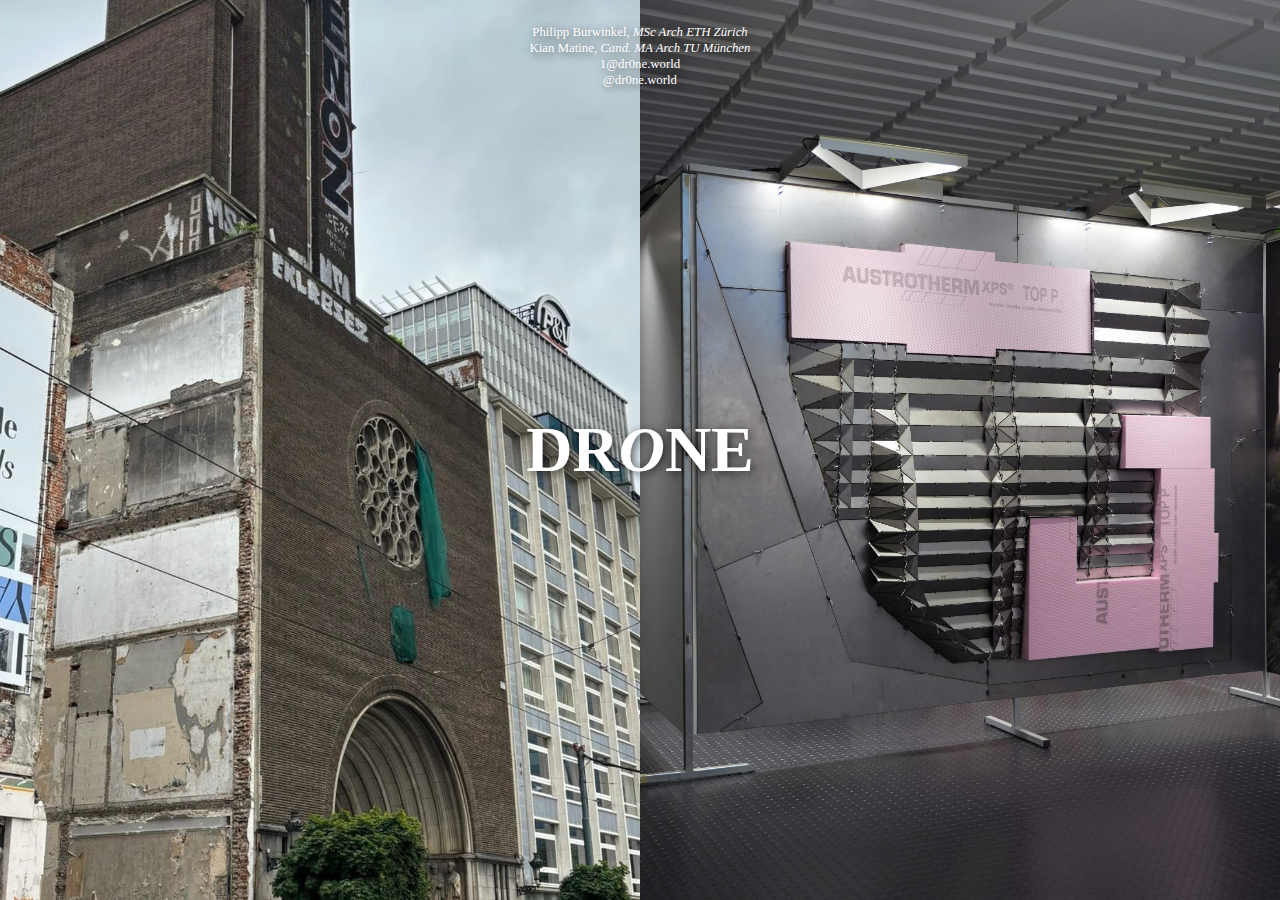
<file: index.html>
<!DOCTYPE html>
<html lang="en">
<head>
    <meta charset="UTF-8">
    <meta name="viewport" content="width=device-width, initial-scale=1.0">
    <title>dr0ne.world</title>
    <style>
        * { margin: 0; padding: 0; box-sizing: border-box; }
        html, body { width: 100vw; height: 100vh; overflow: hidden; }
        .container { display: flex; width: 100%; height: 100%; position: relative; }
        .split { flex: 1; background-size: cover; background-position: center; }
        .center-text {
            position: absolute;
            top: 50%;
            left: 50%;
            transform: translate(-50%, -50%);
            font-size: 4rem;
            font-weight: bold;
            color: white;
            text-shadow: 2px 2px 10px rgba(0, 0, 0, 0.7);
            cursor: cell;
            z-index: 10;
        }
        .small-text-link {
            position: absolute;
            left: 50%;
            transform: translate(-50%, -50%);
            font-size: .8rem;
            font-weight:normal;
            color: white;
            text-shadow: 2px 2px 10px rgba(0, 0, 0, 0.7);
            cursor: cell;
            z-index: 10;
            text-decoration: none;
            white-space: nowrap
        }
        .small-text {
            position: absolute;
            left: 50%;
            transform: translate(-50%, -50%);
            font-size: .8rem;
            font-weight:normal;
            color: white;
            text-shadow: 2px 2px 10px rgba(0, 0, 0, 0.7);
            z-index: 10;
            text-decoration: none;
            white-space: nowrap
        }
    </style>
</head>
<body>
    <div class="container">
        <div class="split" id="image1"></div>
        <div class="split" id="image2"></div>
        <div class="center-text" onclick="setImages()">DR<em>O</em>NE</div>
        <p class="small-text" style="top: 2rem">Philipp Burwinkel, <em>MSc Arch ETH Zürich</em></p>
            <p class="small-text" style="top: 3rem">Kian Matine, <em>Cand. MA Arch TU München</em></p>
        <a class="small-text-link" href="mailto:1@dr0ne.world" style="top: 4rem">1@dr0ne.world</a>
        <a class="small-text-link" href="https://www.instagram.com/dr0ne.world" style="top: 5rem" target="_blank">@dr0ne.world</a>
    </div>
    

    <script>
        const imageFolder = "images/";
        const imageCount = 131;

        function getRandomImage() {
            const randomIndex = Math.floor(Math.random() * imageCount) + 1;
            return `${imageFolder}image${randomIndex}.jpg`;
        }

        function setImages() {
            const img1 = getRandomImage();
            let img2;
            do { img2 = getRandomImage(); } while (img2 === img1);

            console.log("Selected images:", img1, img2);

            const container = document.querySelector('.container');
            if (!container) {
                console.error("Container not found!");
                return;
            }

            const isVertical = window.innerWidth > window.innerHeight;
            container.style.flexDirection = isVertical ? 'row' : 'column';
            
            document.getElementById('image1').style.backgroundImage = `url('${img1}')`;
            document.getElementById('image2').style.backgroundImage = `url('${img2}')`;
        }

        window.addEventListener('load', setImages);
        window.addEventListener('resize', setImages);
    </script>
</body>
</html>
</file>
